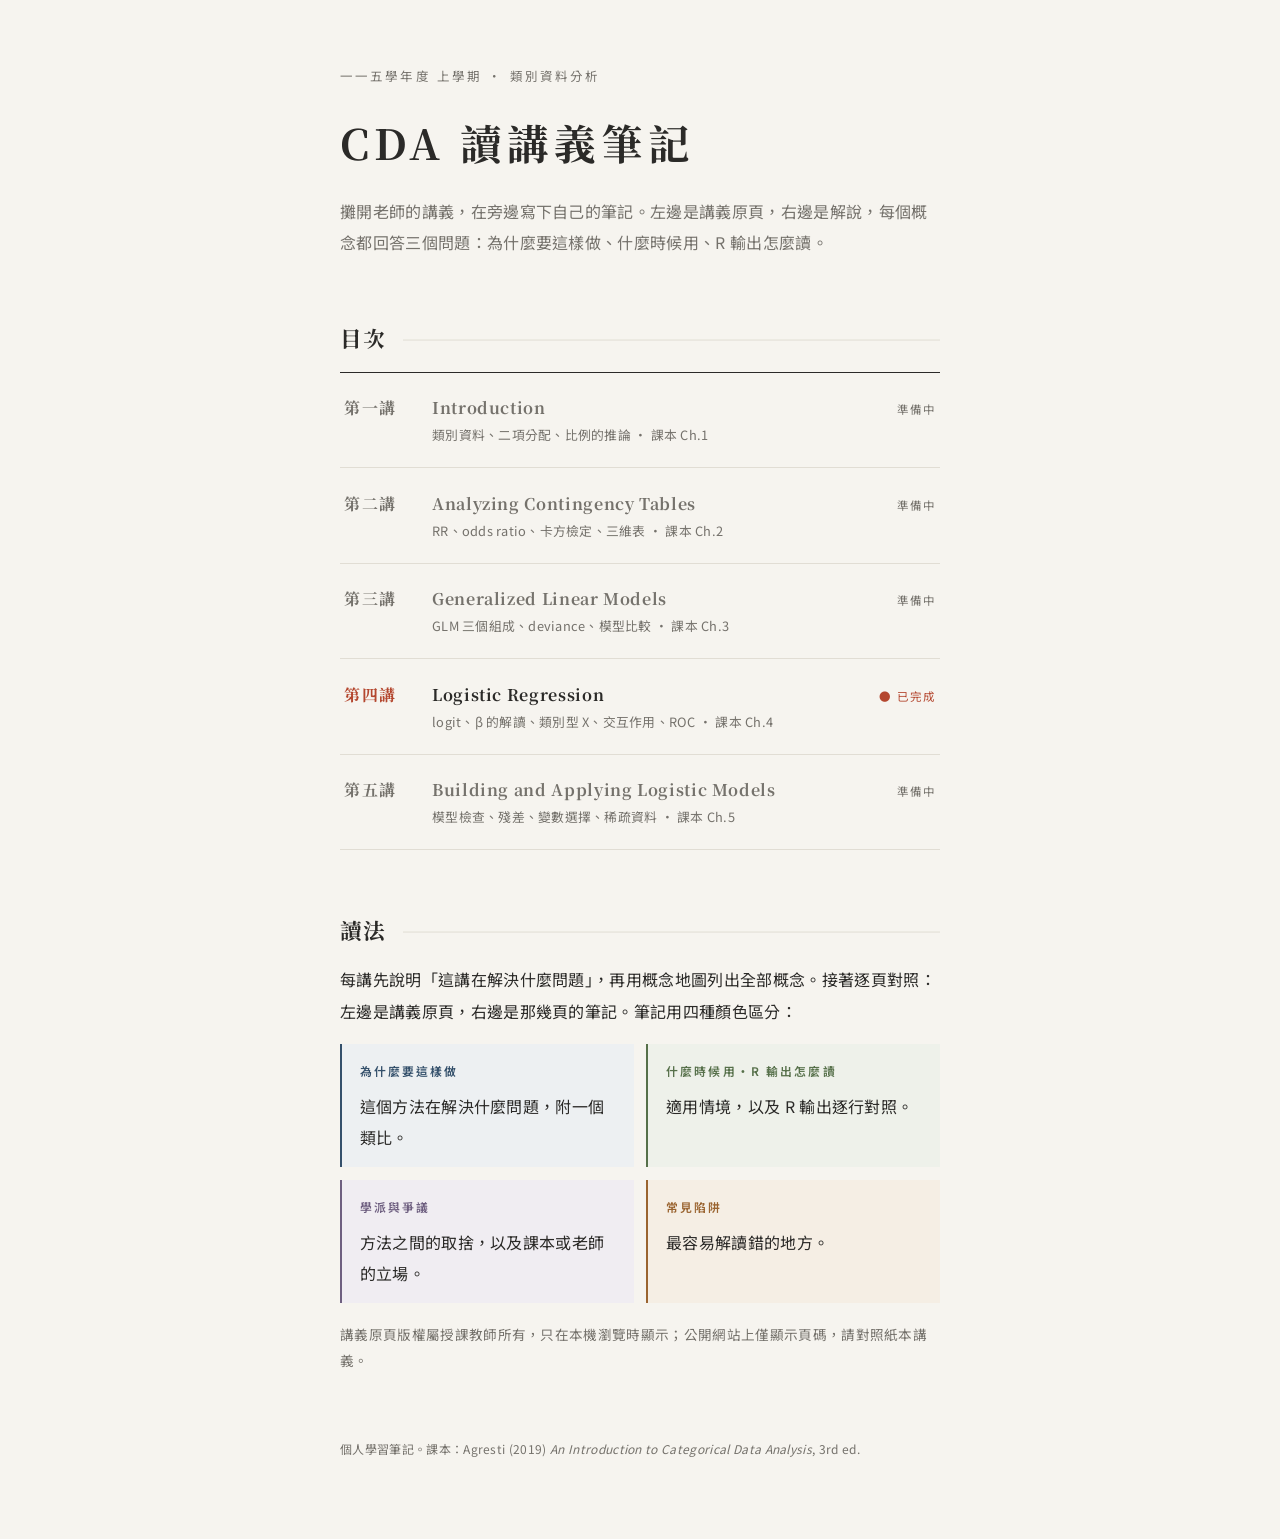
<file: index.html>
<!doctype html>
<html lang="zh-Hant">
<head>
<meta charset="utf-8">
<meta name="viewport" content="width=device-width, initial-scale=1, viewport-fit=cover">
<title>CDA 讀講義筆記</title>
<link rel="preconnect" href="https://fonts.googleapis.com">
<link rel="stylesheet" href="https://fonts.googleapis.com/css2?family=Noto+Sans+TC:wght@400;600&family=Noto+Serif+TC:wght@700&family=JetBrains+Mono:wght@400;600&display=swap">
<link rel="stylesheet" href="assets/style.css">
</head>
<body>
<main class="page">

  <header class="hero">
    <span class="kicker">一一五學年度 上學期 ・ 類別資料分析</span>
    <h1>CDA 讀講義筆記</h1>
    <p>攤開老師的講義，在旁邊寫下自己的筆記。左邊是講義原頁，右邊是解說，每個概念都回答三個問題：為什麼要這樣做、什麼時候用、R 輸出怎麼讀。</p>
  </header>

  <section id="lectures">
    <h2 class="section-title">目次</h2>
    <!-- LECTURE-LIST：新增講義頁時，把對應那一列從 span.disabled 改成 a，並把狀態改成「已完成」 -->
    <ul class="lecture-list">
      <li><span class="disabled"><span class="no">第一講</span><span class="t"><span>Introduction</span><small>類別資料、二項分配、比例的推論 ・ 課本 Ch.1</small></span><span class="status">準備中</span></span></li>
      <li><span class="disabled"><span class="no">第二講</span><span class="t"><span>Analyzing Contingency Tables</span><small>RR、odds ratio、卡方檢定、三維表 ・ 課本 Ch.2</small></span><span class="status">準備中</span></span></li>
      <li><span class="disabled"><span class="no">第三講</span><span class="t"><span>Generalized Linear Models</span><small>GLM 三個組成、deviance、模型比較 ・ 課本 Ch.3</small></span><span class="status">準備中</span></span></li>
      <li><a href="lectures/lecture-04.html"><span class="no">第四講</span><span class="t"><span>Logistic Regression</span><small>logit、β 的解讀、類別型 X、交互作用、ROC ・ 課本 Ch.4</small></span><span class="status done">已完成</span></a></li>
      <li><span class="disabled"><span class="no">第五講</span><span class="t"><span>Building and Applying Logistic Models</span><small>模型檢查、殘差、變數選擇、稀疏資料 ・ 課本 Ch.5</small></span><span class="status">準備中</span></span></li>
    </ul>
  </section>

  <section id="how-to-read">
    <h2 class="section-title">讀法</h2>
    <p>每講先說明「這講在解決什麼問題」，再用概念地圖列出全部概念。接著逐頁對照：左邊是講義原頁，右邊是那幾頁的筆記。筆記用四種顏色區分：</p>
    <div class="legend">
      <div class="block why"><span class="label">為什麼要這樣做</span><p>這個方法在解決什麼問題，附一個類比。</p></div>
      <div class="block when"><span class="label">什麼時候用・R 輸出怎麼讀</span><p>適用情境，以及 R 輸出逐行對照。</p></div>
      <div class="block debate"><span class="label">學派與爭議</span><p>方法之間的取捨，以及課本或老師的立場。</p></div>
      <div class="block trap"><span class="label">常見陷阱</span><p>最容易解讀錯的地方。</p></div>
    </div>
    <p class="small">講義原頁版權屬授課教師所有，只在本機瀏覽時顯示；公開網站上僅顯示頁碼，請對照紙本講義。</p>
  </section>

  <footer class="site-foot">個人學習筆記。課本：Agresti (2019) <i>An Introduction to Categorical Data Analysis</i>, 3rd ed.</footer>
</main>
</body>
</html>
</file>
<file: assets/style.css>
/* =========================================================
   CDA 讀講義筆記 — 唯一樣式檔
   風格：日式簡約。和紙底色、墨色文字、細線分隔、大量留白；
   只有「講次印章」與極少數重點用朱色。
   版面：每個「見開き（spread）」左邊是講義原頁、右邊是筆記，
   像在講義旁邊的空白處寫筆記。手機上改為上下排列。
   規則：所有顏色只能用下面的 token；新增 token 前先改 CLAUDE.md。
   ========================================================= */

:root {
  /* 紙與墨 */
  --washi: #f6f4ef;      /* 和紙：頁面底色 */
  --kami: #fdfcf9;       /* 白紙：卡片、講義頁底 */
  --sumi: #2b2a28;       /* 墨：正文 */
  --usuzumi: #75726c;    /* 薄墨：次要文字 */
  --sen: #e1ddd4;        /* 線：分隔線 */

  /* 色（取自日本傳統色，降低彩度） */
  --ai: #2f4b63;         /* 藍：主色、連結 */
  --ai-usu: #e9edf0;
  --shu: #b4472f;        /* 朱：印章與極少數強調 */

  /* 區塊語意色（只用在對應區塊） */
  --why: #34506b;    --why-bg: #edf0f2;    /* 藍鼠：為什麼 */
  --when: #56704a;   --when-bg: #eef1ea;   /* 松葉：什麼時候用、R 怎麼讀 */
  --debate: #6e5f80; --debate-bg: #f0edf2; /* 藤：學派與爭議 */
  --trap: #9a6430;   --trap-bg: #f5eee4;   /* 黄土：常見陷阱 */

  /* R 區塊 */
  --code-bg: #2b2a28; --code-fg: #ecebe6; --code-dim: #9a968e; --code-hl: #e8b86a;

  --font-display: "Noto Serif TC", "Songti TC", "PMingLiU", serif;
  --font-body: "Noto Sans TC", "PingFang TC", "Microsoft JhengHei", system-ui, sans-serif;
  --font-mono: "JetBrains Mono", "SFMono-Regular", Consolas, monospace;

  --measure: 40rem;   /* 純文字頁寬 */
  --wide: 78rem;      /* 見開き頁寬 */
  --radius: 2px;
}

@media (prefers-color-scheme: dark) {
  :root:not([data-theme="light"]) {
    --washi: #1b1a18; --kami: #23221f; --sumi: #e7e4dd; --usuzumi: #a29e95; --sen: #36342f;
    --ai: #9db9cf; --ai-usu: #26303a; --shu: #e07a62;
    --why: #a9bfd4; --why-bg: #242b31; --when: #a9c49b; --when-bg: #252b22;
    --debate: #c3b4d4; --debate-bg: #2b2730; --trap: #ddb07c; --trap-bg: #312a20;
    --code-bg: #121110; --code-fg: #ecebe6; --code-dim: #8a867e; --code-hl: #e8b86a;
    color-scheme: dark;
  }
}
:root[data-theme="dark"] {
  --washi: #1b1a18; --kami: #23221f; --sumi: #e7e4dd; --usuzumi: #a29e95; --sen: #36342f;
  --ai: #9db9cf; --ai-usu: #26303a; --shu: #e07a62;
  --why: #a9bfd4; --why-bg: #242b31; --when: #a9c49b; --when-bg: #252b22;
  --debate: #c3b4d4; --debate-bg: #2b2730; --trap: #ddb07c; --trap-bg: #312a20;
  --code-bg: #121110; --code-fg: #ecebe6; --code-dim: #8a867e; --code-hl: #e8b86a;
  color-scheme: dark;
}

/* ---------- 基礎 ---------- */
* { box-sizing: border-box; }
html { -webkit-text-size-adjust: 100%; }
body {
  margin: 0;
  background: var(--washi);
  color: var(--sumi);
  font-family: var(--font-body);
  font-size: 1rem;
  line-height: 1.95;
  letter-spacing: .02em;
}
.page {
  max-width: var(--measure);
  margin: 0 auto;
  padding-block: 4rem 5rem;
  padding-left: max(20px, env(safe-area-inset-left, 0px));
  padding-right: max(20px, env(safe-area-inset-right, 0px));
  display: flex; flex-direction: column; gap: 4rem;
}
.page.wide { max-width: var(--wide); }
.page.wide > .narrow { max-width: var(--measure); width: 100%; }
a { color: var(--ai); text-decoration-thickness: 1px; text-underline-offset: 4px; }
a:focus-visible, button:focus-visible, summary:focus-visible, input:focus-visible {
  outline: 1px solid var(--ai); outline-offset: 3px;
}
h1, h2, h3 { font-family: var(--font-display); font-weight: 700; line-height: 1.5; text-wrap: balance; margin: 0; letter-spacing: .06em; }
h1 { font-size: 2.1rem; }
h2 { font-size: 1.35rem; }
h3 { font-size: 1.12rem; }
p { margin: 0; }
section { display: flex; flex-direction: column; gap: 1.1rem; }
ul, ol { margin: 0; padding-left: 1.3rem; }
li + li { margin-top: .4rem; }
strong { font-weight: 600; }
code { font-family: var(--font-mono); font-size: .86em; background: var(--ai-usu); padding: 0 .3em; border-radius: var(--radius); letter-spacing: 0; }
.en { font-family: var(--font-body); font-weight: 400; color: var(--usuzumi); font-size: .78em; letter-spacing: .02em; }
.small { font-size: .85rem; color: var(--usuzumi); }

/* 區段標題：左側細線 + 小字 */
.section-title { display: flex; align-items: baseline; gap: 1rem; }
.section-title::after { content: ""; flex: 1; border-top: 1px solid var(--sen); transform: translateY(-.3em); }

/* ---------- 頁首 ---------- */
.crumbs { font-size: .8rem; color: var(--usuzumi); display: flex; gap: .6rem; flex-wrap: wrap; letter-spacing: .08em; }
.crumbs a { color: var(--usuzumi); text-decoration: none; }
.crumbs a:hover { color: var(--ai); }
.lecture-head { display: grid; grid-template-columns: auto 1fr; gap: 1.5rem; align-items: start; }
.lecture-head .head-text { display: flex; flex-direction: column; gap: .8rem; min-width: 0; }

/* 講次印章 */
.hanko {
  writing-mode: vertical-rl;
  font-family: var(--font-display); font-weight: 700; font-size: 1.05rem; letter-spacing: .2em;
  color: var(--shu); border: 1.5px solid var(--shu); border-radius: 3px;
  padding: .55rem .3rem; line-height: 1.2;
}
.lecture-meta { display: flex; flex-wrap: wrap; gap: .5rem; }

/* 頁碼標籤 */
.ref {
  display: inline-flex; align-items: center; gap: .35em;
  font-family: var(--font-mono); font-size: .72rem; line-height: 1.6; letter-spacing: .02em;
  padding: 0 .55rem; border: 1px solid var(--sen); border-radius: var(--radius);
  color: var(--usuzumi); background: var(--kami); white-space: nowrap;
  font-variant-numeric: tabular-nums;
}
.ref b { color: var(--ai); font-weight: 600; font-family: var(--font-body); }

/* ---------- 大框架 ---------- */
.big-picture { border-top: 1px solid var(--sumi); border-bottom: 1px solid var(--sen); padding-block: 1.5rem; display: flex; flex-direction: column; gap: .9rem; }
.label { font-size: .74rem; letter-spacing: .18em; font-weight: 600; }
.big-picture > .label { color: var(--shu); }
.chain { display: flex; flex-wrap: wrap; align-items: center; gap: .5rem; font-size: .85rem; }
.chain span { padding: .05rem .7rem; border: 1px solid var(--sen); border-radius: var(--radius); color: var(--usuzumi); background: var(--kami); }
.chain .now { border-color: var(--ai); color: var(--ai); font-weight: 600; }
.chain i { font-style: normal; color: var(--usuzumi); }

/* ---------- 表格 ---------- */
.table-wrap { overflow-x: auto; }
table { border-collapse: collapse; width: 100%; font-size: .88rem; line-height: 1.7; }
th, td { text-align: left; padding: .55rem .7rem; border-bottom: 1px solid var(--sen); vertical-align: top; }
thead th { font-weight: 600; color: var(--usuzumi); font-size: .75rem; letter-spacing: .1em; border-bottom: 1px solid var(--sumi); white-space: nowrap; }
td.num { font-family: var(--font-mono); font-variant-numeric: tabular-nums; white-space: nowrap; letter-spacing: 0; }

/* =========================================================
   見開き：左＝講義原頁，右＝筆記
   ========================================================= */
.spread {
  display: grid;
  grid-template-columns: minmax(0, 1fr) minmax(0, 1fr);
  gap: 0 3rem;
  padding-top: 2.5rem;
  border-top: 1px solid var(--sen);
}
.spread-head { grid-column: 1 / -1; display: flex; align-items: baseline; gap: 1rem; flex-wrap: wrap; margin-bottom: 1.5rem; }
.spread-head .pages { font-family: var(--font-mono); font-size: .78rem; color: var(--shu); letter-spacing: .05em; }
.spread-head .section-name { font-size: .82rem; color: var(--usuzumi); letter-spacing: .08em; }

/* 講義原頁欄 */
.sheet { display: flex; flex-direction: column; gap: 1.25rem; min-width: 0; }
.sheet figure { margin: 0; display: flex; flex-direction: column; gap: .35rem; }
.sheet img {
  width: 100%; height: auto; display: block; background: var(--kami);
  border: 1px solid var(--sen); box-shadow: 0 1px 0 var(--sen), 0 8px 24px -18px rgba(0,0,0,.25);
}
.sheet figcaption { font-family: var(--font-mono); font-size: .7rem; color: var(--usuzumi); text-align: right; letter-spacing: .05em; }
.sheet a { display: block; }
/* 講義圖不存在時（公開網站預設）：JS 會加上 .missing，改成一行頁碼提示 */
.sheet figure.missing img { display: none; }
.sheet figure.missing { flex-direction: row; }
.sheet figure.missing figcaption { text-align: left; border: 1px dashed var(--sen); padding: .3rem .7rem; }
.spread.no-sheet { grid-template-columns: minmax(0, 1fr); }
.spread.no-sheet .sheet { flex-direction: row; flex-wrap: wrap; gap: .5rem; margin-bottom: 1.25rem; }
.spread.no-sheet .notes { max-width: var(--measure); }

/* 筆記欄：左邊一條細線，像寫在講義旁的空白處 */
.notes { display: flex; flex-direction: column; gap: 3rem; min-width: 0; border-left: 1px solid var(--sen); padding-left: 2rem; }
.spread.no-sheet .notes { border-left: 0; padding-left: 0; }

/* ---------- 概念卡 ---------- */
.concept { display: flex; flex-direction: column; gap: 1.1rem; }
.concept-head { display: flex; flex-direction: column; gap: .35rem; }
.concept-head .refs { display: flex; flex-wrap: wrap; gap: .4rem; }
.concept-id { font-family: var(--font-mono); font-size: .75rem; color: var(--shu); letter-spacing: .1em; }

/* 語意區塊：左側細色線＋淡底，不用圓角卡片 */
.block { padding: .9rem 1.1rem; display: flex; flex-direction: column; gap: .55rem; border-left: 2px solid; }
.block.why    { background: var(--why-bg);    border-color: var(--why); }    .block.why .label    { color: var(--why); }
.block.when   { background: var(--when-bg);   border-color: var(--when); }   .block.when .label   { color: var(--when); }
.block.debate { background: var(--debate-bg); border-color: var(--debate); } .block.debate .label { color: var(--debate); }
.block.trap   { background: var(--trap-bg);   border-color: var(--trap); }   .block.trap .label   { color: var(--trap); }
.analogy { padding-top: .55rem; border-top: 1px dashed var(--sen); }
.analogy::before { content: "類比　"; font-weight: 600; color: var(--why); letter-spacing: .1em; }

/* 公式 */
.formula {
  font-family: var(--font-mono); font-size: .9rem; letter-spacing: 0;
  border-top: 1px solid var(--sen); border-bottom: 1px solid var(--sen);
  padding: .8rem .2rem; overflow-x: auto; line-height: 2.1;
}
.formula .note { font-family: var(--font-body); color: var(--usuzumi); font-size: .8rem; display: block; line-height: 1.7; letter-spacing: .02em; }
.frac { display: inline-flex; flex-direction: column; vertical-align: middle; text-align: center; line-height: 1.35; margin: 0 .15em; }
.frac > span:first-child { border-bottom: 1px solid currentColor; padding: 0 .2em; }

/* R 程式與輸出 */
.r-block { display: flex; flex-direction: column; }
.r-block .r-title { background: var(--code-bg); color: var(--code-dim); font-family: var(--font-mono); font-size: .68rem; padding: .55rem 1rem 0; letter-spacing: .08em; }
.r-block pre {
  margin: 0; background: var(--code-bg); color: var(--code-fg);
  font-family: var(--font-mono); font-size: .76rem; line-height: 1.7; letter-spacing: 0;
  padding: .7rem 1rem 1rem; overflow-x: auto;
}
.r-block .c { color: var(--code-dim); }
.r-block mark { background: transparent; color: var(--code-hl); font-weight: 600; }
.r-block mark[data-n]::after { content: attr(data-n); font-size: .7em; vertical-align: super; margin-left: .1em; }
.r-read { list-style: none; padding: 0; display: flex; flex-direction: column; gap: .5rem; }
.r-read li { margin: 0; display: grid; grid-template-columns: 1.6rem 1fr; gap: .3rem; }
.r-read li > b { font-family: var(--font-mono); color: var(--when); }
.r-read li > span { min-width: 0; }

/* 自我檢查 */
.quiz { display: flex; flex-direction: column; border-top: 1px solid var(--sumi); }
.quiz details { border-bottom: 1px solid var(--sen); padding: .9rem .2rem; }
.quiz summary { cursor: pointer; font-weight: 600; list-style: none; display: grid; grid-template-columns: 1fr auto; gap: 1rem; }
.quiz summary::-webkit-details-marker { display: none; }
.quiz summary::after { content: "答"; font-family: var(--font-display); color: var(--shu); font-size: .85rem; }
.quiz details[open] summary::after { content: "閉"; color: var(--usuzumi); }
.quiz details[open] summary { margin-bottom: .6rem; }
.quiz .answer { display: flex; flex-direction: column; gap: .5rem; color: var(--sumi); padding-left: 1rem; border-left: 1px solid var(--shu); }

/* 互動圖 */
.widget { border: 1px solid var(--sen); background: var(--kami); padding: 1rem; display: flex; flex-direction: column; gap: .8rem; }
.widget svg { width: 100%; height: auto; display: block; }
.widget .controls { display: grid; grid-template-columns: repeat(auto-fit, minmax(10rem, 1fr)); gap: .6rem 1rem; font-size: .82rem; }
.widget label { display: flex; flex-direction: column; gap: .1rem; }
.widget input[type=range] { width: 100%; accent-color: var(--ai); }
.widget .readout { display: grid; grid-template-columns: repeat(auto-fit, minmax(7.5rem, 1fr)); gap: .5rem; font-size: .76rem; color: var(--usuzumi); }
.widget .readout div { border-top: 1px solid var(--sen); padding-top: .3rem; }
.widget .readout b { display: block; font-family: var(--font-mono); font-size: .92rem; font-variant-numeric: tabular-nums; color: var(--sumi); font-weight: 600; letter-spacing: 0; }

/* ---------- 首頁 ---------- */
.hero { display: flex; flex-direction: column; gap: 1.4rem; }
.hero .kicker { font-size: .78rem; letter-spacing: .25em; color: var(--usuzumi); }
.hero h1 { font-size: 2.6rem; letter-spacing: .12em; }
.hero p { color: var(--usuzumi); }
.lecture-list { list-style: none; padding: 0; display: flex; flex-direction: column; border-top: 1px solid var(--sumi); }
.lecture-list li { margin: 0; border-bottom: 1px solid var(--sen); }
.lecture-list a, .lecture-list .disabled {
  display: grid; grid-template-columns: 4.5rem 1fr auto; gap: 1rem; align-items: baseline;
  padding: 1.2rem .25rem; text-decoration: none; color: var(--sumi);
}
.lecture-list a:hover .t > span:first-child { color: var(--ai); }
.lecture-list .disabled { color: var(--usuzumi); }
.lecture-list .no { font-family: var(--font-display); font-weight: 700; color: var(--shu); letter-spacing: .1em; }
.lecture-list .disabled .no { color: var(--usuzumi); }
.lecture-list .t { min-width: 0; display: flex; flex-direction: column; font-family: var(--font-display); font-weight: 700; letter-spacing: .04em; }
.lecture-list .t small { font-family: var(--font-body); font-weight: 400; color: var(--usuzumi); font-size: .8rem; letter-spacing: .02em; }
.status { font-size: .72rem; letter-spacing: .1em; white-space: nowrap; color: var(--usuzumi); }
.status.done { color: var(--shu); }
.status.done::before { content: "● "; }
.legend { display: grid; grid-template-columns: repeat(auto-fit, minmax(14rem, 1fr)); gap: .8rem; }

/* 上下頁、頁尾 */
.pager { display: flex; justify-content: space-between; gap: 1rem; flex-wrap: wrap; border-top: 1px solid var(--sumi); padding-top: 1.25rem; font-size: .88rem; }
.pager .off { color: var(--usuzumi); }
.site-foot { font-size: .75rem; color: var(--usuzumi); line-height: 1.8; }

/* ---------- 響應式 ---------- */
@media (max-width: 900px) {
  .spread { grid-template-columns: minmax(0, 1fr); }
  .notes { border-left: 0; padding-left: 0; }
  .sheet { margin-bottom: 2rem; }
}
@media (max-width: 480px) {
  .page { padding-block: 2.5rem 4rem; gap: 3rem; }
  h1 { font-size: 1.65rem; }
  .hero h1 { font-size: 2rem; }
  .lecture-list a, .lecture-list .disabled { grid-template-columns: 3.2rem 1fr; }
  .lecture-list .status { grid-column: 2; }
}
@media (prefers-reduced-motion: reduce) { * { transition: none !important; } }
</file>
